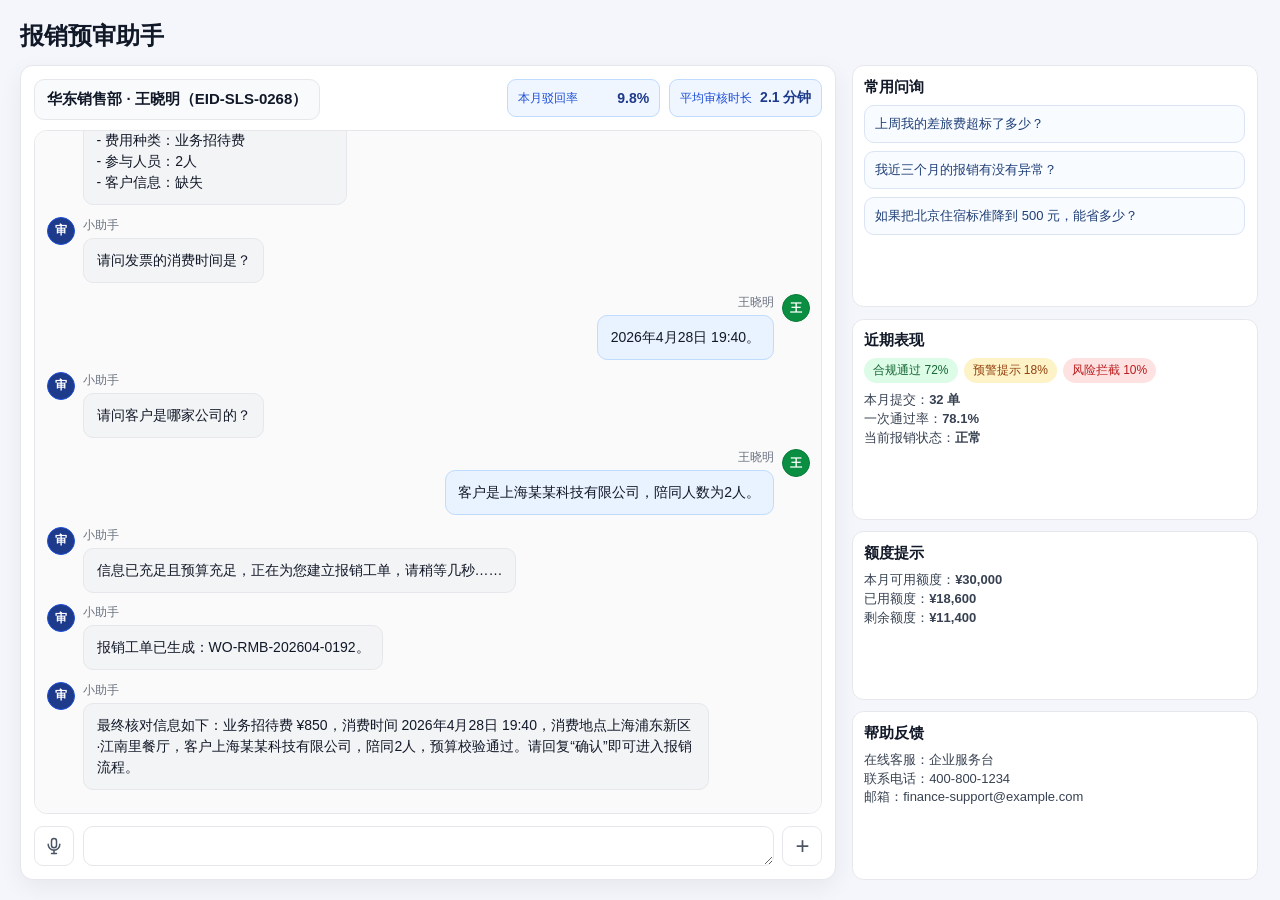
<file: index.html>
<!doctype html>
<html lang="zh-CN">
  <head>
    <meta charset="UTF-8" />
    <meta name="viewport" content="width=device-width, initial-scale=1.0" />
    <title>AI报销预审助手 MVP</title>
    <meta http-equiv="refresh" content="0; url=./demo/index.html" />
  </head>
  <body>
    <p>正在跳转到 MVP 页面...</p>
    <p><a href="./demo/index.html">如果未自动跳转，请点击这里</a></p>
  </body>
</html>
</file>
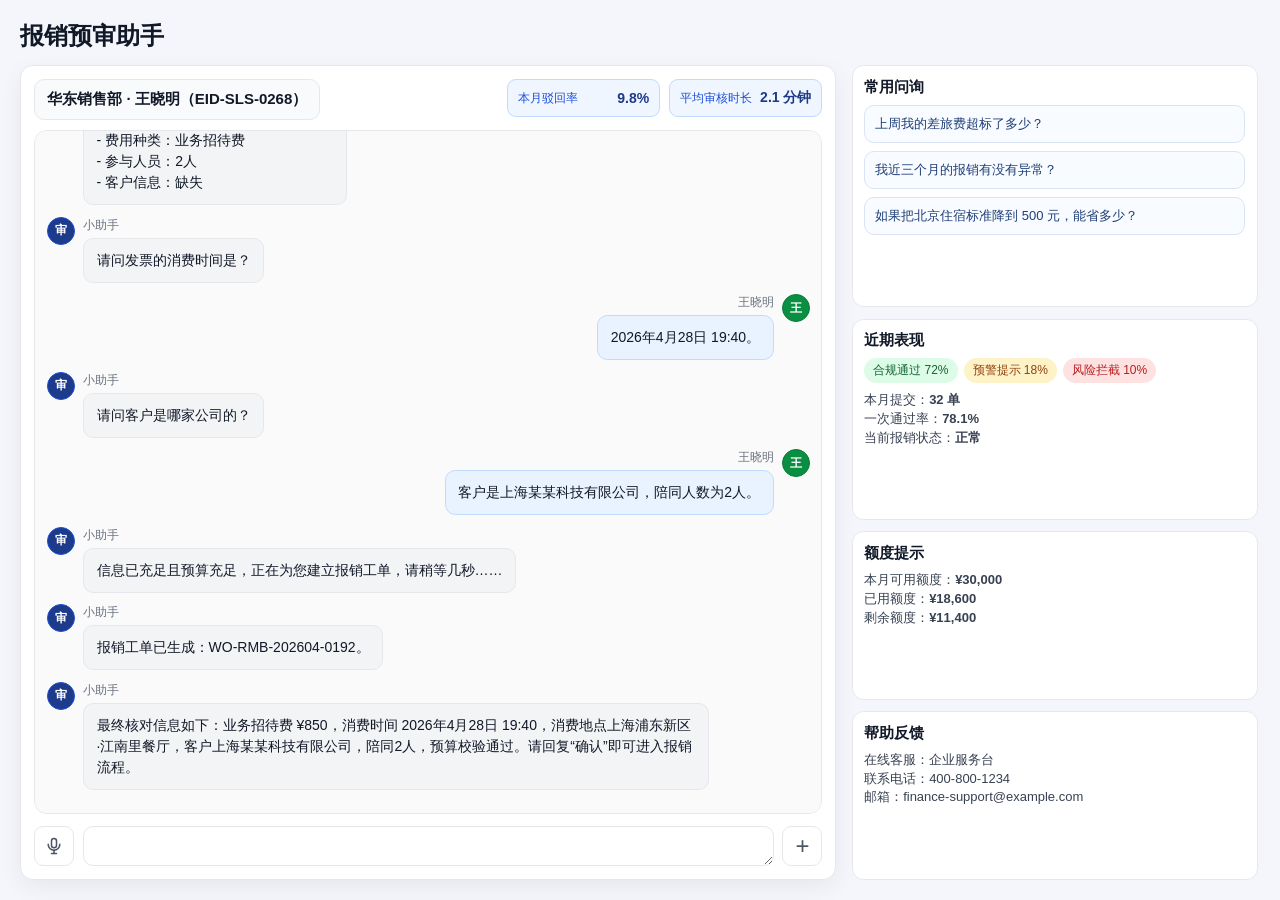
<file: demo/index.html>
<!doctype html>
<html lang="zh-CN">
  <head>
    <meta charset="UTF-8" />
    <meta name="viewport" content="width=device-width, initial-scale=1.0" />
    <title>AI报销预审助手 MVP</title>
    <link rel="stylesheet" href="./css/styles.css" />
  </head>
  <body>
    <div class="chat-page">
      <header class="chat-header">
        <h1>报销预审助手</h1>
      </header>

      <main class="layout-grid">
        <section class="chat-shell">
          <div class="chat-top">
            <div class="employee-card">
              <p class="employee-name">华东销售部 · 王晓明（EID-SLS-0268）</p>
            </div>
            <div class="top-stats">
              <div class="stat-box">
                <p class="stat-label">本月驳回率</p>
                <p class="stat-value">9.8%</p>
              </div>
              <div class="stat-box">
                <p class="stat-label">平均审核时长</p>
                <p class="stat-value">2.1 分钟</p>
              </div>
            </div>
          </div>

          <div id="chatList" class="chat-list"></div>

          <form id="replyForm" class="reply-form hidden" novalidate>
            <div id="dynamicFields" class="dynamic-fields"></div>
            <div id="fieldErrorsList" class="error-list"></div>
          </form>

          <div id="actionStrip" class="action-strip hidden">
            <p id="actionHint" class="action-hint"></p>
            <button id="retryBtn" class="retry-btn hidden" type="button">重试预算校验</button>
          </div>

          <div class="composer">
            <input id="photoInput" type="file" accept="image/*" class="hidden" />
            <button id="voiceBtn" class="icon-btn" type="button" aria-label="语音输入">
              <svg viewBox="0 0 24 24" aria-hidden="true">
                <path d="M12 3a3 3 0 0 1 3 3v5a3 3 0 1 1-6 0V6a3 3 0 0 1 3-3Z"></path>
                <path d="M19 10a7 7 0 1 1-14 0"></path>
                <path d="M12 17v4"></path>
                <path d="M9 21h6"></path>
              </svg>
            </button>
            <textarea
              id="messageInput"
              rows="1"
              placeholder=""
            ></textarea>
            <button id="photoBtn" class="icon-btn plus-btn" type="button" aria-label="拍照或上传">+</button>
          </div>
        </section>

        <aside class="sidebar">
          <div class="sidebar-scroll">
            <section class="side-card">
              <h3>常用问询</h3>
              <ul class="query-list">
                <li><button type="button" class="query-btn">上周我的差旅费超标了多少？</button></li>
                <li><button type="button" class="query-btn">我近三个月的报销有没有异常？</button></li>
                <li><button type="button" class="query-btn">如果把北京住宿标准降到 500 元，能省多少？</button></li>
              </ul>
            </section>

            <section class="side-card">
              <h3>近期表现</h3>
              <div class="status-tags">
                <span class="tag tag-green">合规通过 72%</span>
                <span class="tag tag-yellow">预警提示 18%</span>
                <span class="tag tag-red">风险拦截 10%</span>
              </div>
              <p class="metric">本月提交：<strong>32 单</strong></p>
              <p class="metric">一次通过率：<strong>78.1%</strong></p>
              <p class="metric">当前报销状态：<strong>正常</strong></p>
            </section>

            <section class="side-card">
              <h3>额度提示</h3>
              <p class="metric">本月可用额度：<strong>¥30,000</strong></p>
              <p class="metric">已用额度：<strong>¥18,600</strong></p>
              <p class="metric">剩余额度：<strong>¥11,400</strong></p>
            </section>

            <section class="side-card">
              <h3>帮助反馈</h3>
              <p class="help-item">在线客服：企业服务台</p>
              <p class="help-item">联系电话：400-800-1234</p>
              <p class="help-item">邮箱：finance-support@example.com</p>
            </section>
          </div>
        </aside>
      </main>
    </div>

    <script src="./js/mock-api.js"></script>
    <script src="./js/app.js"></script>
  </body>
</html>
</file>
<file: demo/css/styles.css>
:root {
  --bg: #f4f6fb;
  --text: #111827;
  --muted: #6b7280;
  --line: #e5e7eb;
  --panel: #ffffff;
  --assistant-bubble: #f3f4f6;
  --user-bubble: #e9f2ff;
  --accent: #3b82f6;
}

* {
  box-sizing: border-box;
}

body {
  margin: 0;
  height: 100dvh;
  font-family: -apple-system, BlinkMacSystemFont, "Segoe UI", "PingFang SC", "Microsoft YaHei", sans-serif;
  background: var(--bg);
  color: var(--text);
  overflow: hidden;
}

.chat-page {
  width: 100%;
  margin: 0 auto;
  padding: clamp(12px, 1.6vw, 22px);
  height: 100dvh;
  display: flex;
  flex-direction: column;
}

.chat-header h1 {
  margin: 0 0 clamp(8px, 1vw, 14px);
  font-size: clamp(22px, 1.9vw, 30px);
  font-weight: 700;
}

.layout-grid {
  display: grid;
  grid-template-columns: minmax(0, 2fr) minmax(0, 1fr);
  gap: clamp(10px, 1.2vw, 18px);
  align-items: start;
  flex: 1;
  min-height: 0;
}

.chat-shell {
  background: var(--panel);
  border: 1px solid var(--line);
  border-radius: clamp(12px, 1vw, 16px);
  padding: clamp(10px, 1vw, 14px);
  box-shadow: 0 8px 24px rgba(15, 23, 42, 0.06);
  height: 100%;
  min-height: 0;
  display: flex;
  flex-direction: column;
}

.chat-top {
  display: flex;
  justify-content: space-between;
  align-items: flex-start;
  gap: clamp(8px, 1vw, 12px);
  margin-bottom: clamp(8px, 0.8vw, 12px);
  flex-shrink: 0;
}

.employee-card {
  padding: clamp(7px, 0.8vw, 10px) clamp(9px, 1vw, 12px);
  border: 1px solid var(--line);
  border-radius: clamp(10px, 0.8vw, 12px);
  background: #f8fafc;
}

.employee-name {
  margin: 0;
  font-size: clamp(15px, 1.1vw, 17px);
  font-weight: 600;
}

.employee-meta {
  margin: 3px 0 0;
  color: var(--muted);
  font-size: clamp(12px, 0.85vw, 13px);
}

.top-stats {
  display: grid;
  grid-template-columns: repeat(2, minmax(110px, 1fr));
  gap: clamp(6px, 0.7vw, 10px);
}

.stat-box {
  background: #eff6ff;
  border: 1px solid #bfdbfe;
  border-radius: clamp(8px, 0.7vw, 10px);
  padding: clamp(6px, 0.7vw, 9px) clamp(8px, 0.8vw, 10px);
  display: flex;
  align-items: center;
  justify-content: space-between;
  gap: 8px;
}

.stat-label {
  margin: 0;
  color: #1d4ed8;
  font-size: clamp(12px, 0.85vw, 13px);
  white-space: nowrap;
}

.stat-value {
  margin: 0;
  color: #1e3a8a;
  font-size: clamp(14px, 0.95vw, 15px);
  font-weight: 700;
  white-space: nowrap;
}

.chat-list {
  flex: 1;
  min-height: 0;
  overflow-y: auto;
  border: 1px solid var(--line);
  border-radius: clamp(10px, 1vw, 14px);
  background: #fafafa;
  padding: clamp(8px, 0.9vw, 12px);
}

.chat-item {
  margin-bottom: clamp(8px, 0.9vw, 12px);
  display: flex;
  align-items: flex-start;
}

.chat-content {
  display: flex;
  flex-direction: column;
  gap: 4px;
  max-width: min(82%, 680px);
}

.chat-role {
  margin: 0;
  font-size: clamp(12px, 0.85vw, 13px);
  color: var(--muted);
}

.avatar {
  width: clamp(28px, 2vw, 34px);
  height: clamp(28px, 2vw, 34px);
  border-radius: 999px;
  display: inline-flex;
  align-items: center;
  justify-content: center;
  font-size: clamp(12px, 0.9vw, 14px);
  color: #fff;
  border: 1px solid transparent;
  font-weight: 700;
}

.chat-assistant .avatar {
  margin-right: 8px;
  background: #1e3a8a;
  border-color: #1d4ed8;
}

.chat-user {
  justify-content: flex-end;
}

.chat-user .avatar {
  margin-left: 8px;
  background: #0a8f42;
  border-color: #087c39;
}

.chat-user .chat-content {
  align-items: flex-end;
}

.chat-bubble {
  border-radius: clamp(10px, 0.8vw, 12px);
  padding: clamp(9px, 0.9vw, 11px) clamp(10px, 1vw, 13px);
  font-size: clamp(14px, 1vw, 16px);
  line-height: 1.5;
  border: 1px solid transparent;
  white-space: pre-wrap;
}

.chat-image {
  display: block;
  margin-top: 8px;
  max-width: min(280px, 60vw);
  width: 100%;
  border-radius: 10px;
  border: 1px solid #d1d5db;
  object-fit: cover;
  background: #fff;
}

.chat-assistant .chat-bubble {
  background: var(--assistant-bubble);
  border-color: #e5e7eb;
}

.chat-user .chat-bubble {
  background: var(--user-bubble);
  border-color: #bfdbfe;
}

.chat-example .chat-bubble {
  border-style: dashed;
  color: #374151;
}

.reply-form {
  margin-top: clamp(8px, 0.8vw, 10px);
  border: 1px dashed #cbd5e1;
  border-radius: clamp(10px, 0.8vw, 12px);
  padding: clamp(8px, 0.8vw, 10px);
  background: #f8fafc;
  flex-shrink: 0;
}

.action-strip {
  margin-top: 8px;
  border: 1px solid #dbe4f5;
  border-radius: 10px;
  padding: 8px 10px;
  background: #f8fbff;
  display: flex;
  align-items: center;
  justify-content: space-between;
  gap: 10px;
  flex-shrink: 0;
}

.action-hint {
  margin: 0;
  font-size: 13px;
  color: #1f3f77;
}

.retry-btn {
  border: 1px solid #93c5fd;
  background: #fff;
  color: #1d4ed8;
  border-radius: 8px;
  padding: 6px 10px;
  font-size: 13px;
  cursor: pointer;
}

.retry-btn:hover {
  background: #eff6ff;
}

.dynamic-fields {
  display: grid;
  grid-template-columns: repeat(2, minmax(0, 1fr));
  gap: 8px;
}

.field {
  display: flex;
  flex-direction: column;
  gap: 5px;
}

.field span {
  font-size: clamp(12px, 0.85vw, 13px);
  color: var(--muted);
}

input,
textarea {
  border: 1px solid var(--line);
  border-radius: 10px;
  padding: 9px 10px;
  font-size: clamp(14px, 1vw, 15px);
  background: #fff;
  color: var(--text);
}

textarea {
  resize: vertical;
}

input:focus,
textarea:focus {
  outline: none;
  border-color: #93c5fd;
  box-shadow: 0 0 0 3px rgba(147, 197, 253, 0.25);
}

.error-list {
  margin-top: 8px;
  font-size: 13px;
  color: #b45309;
}

.composer {
  margin-top: clamp(8px, 1vw, 12px);
  display: grid;
  grid-template-columns: auto 1fr auto;
  gap: clamp(6px, 0.7vw, 9px);
  align-items: end;
  flex-shrink: 0;
}

.composer textarea {
  min-height: clamp(40px, 3vw, 44px);
  max-height: clamp(96px, 20vh, 130px);
}

.icon-btn {
  width: clamp(40px, 3vw, 44px);
  height: clamp(40px, 3vw, 44px);
  border: 1px solid var(--line);
  border-radius: clamp(9px, 0.7vw, 10px);
  background: #fff;
  color: #4b5563;
  cursor: pointer;
  display: inline-flex;
  align-items: center;
  justify-content: center;
}

.icon-btn svg {
  width: 20px;
  height: 20px;
  stroke: currentColor;
  fill: none;
  stroke-width: 1.8;
  stroke-linecap: round;
  stroke-linejoin: round;
}

.icon-btn:hover {
  border-color: #cbd5e1;
  background: #f9fafb;
}

.plus-btn {
  font-size: 24px;
  line-height: 1;
}

.sidebar {
  height: 100%;
  min-height: 0;
}

.sidebar-scroll {
  height: 100%;
  overflow-y: auto;
  display: grid;
  gap: clamp(8px, 0.9vw, 12px);
  padding-right: 2px;
}

.side-card {
  background: #fff;
  border: 1px solid var(--line);
  border-radius: clamp(10px, 0.9vw, 14px);
  padding: clamp(10px, 0.9vw, 12px);
}

.side-card h3 {
  margin: 0 0 8px;
  font-size: 15px;
}

.query-list,
.todo-list {
  margin: 0;
  padding: 0;
  list-style: none;
  display: grid;
  gap: 8px;
}

.query-btn {
  width: 100%;
  text-align: left;
  border: 1px solid #dbe4f5;
  background: #f8fbff;
  color: #1f3f77;
  border-radius: 10px;
  padding: 9px 10px;
  font-size: clamp(13px, 0.9vw, 14px);
  cursor: pointer;
}

.query-btn:hover {
  background: #eef5ff;
}

.todo-list li,
.metric,
.help-item {
  font-size: clamp(13px, 0.9vw, 14px);
  margin: 0;
  color: #374151;
  line-height: 1.45;
}

.status-tags {
  display: flex;
  gap: 6px;
  flex-wrap: wrap;
  margin-bottom: 8px;
}

.tag {
  font-size: clamp(12px, 0.85vw, 13px);
  border-radius: 999px;
  padding: 4px 9px;
}

.tag-green {
  background: #dcfce7;
  color: #166534;
}

.tag-yellow {
  background: #fef3c7;
  color: #92400e;
}

.tag-red {
  background: #fee2e2;
  color: #b91c1c;
}

.hidden {
  display: none !important;
}

@media (max-width: 1080px) {
  body {
    height: auto;
    overflow: auto;
  }

  .chat-page {
    height: auto;
  }

  .layout-grid {
    grid-template-columns: 1fr;
    flex: none;
  }

  .chat-list {
    height: 460px;
    min-height: 460px;
  }

  .sidebar {
    height: auto;
  }

  .sidebar-scroll {
    height: auto;
    overflow: visible;
  }
}

@media (max-width: 680px) {
  .chat-top {
    flex-direction: column;
  }

  .top-stats {
    grid-template-columns: 1fr;
  }

  .dynamic-fields {
    grid-template-columns: 1fr;
  }

  .layout-grid {
    grid-template-columns: 1fr;
  }

}
</file>
